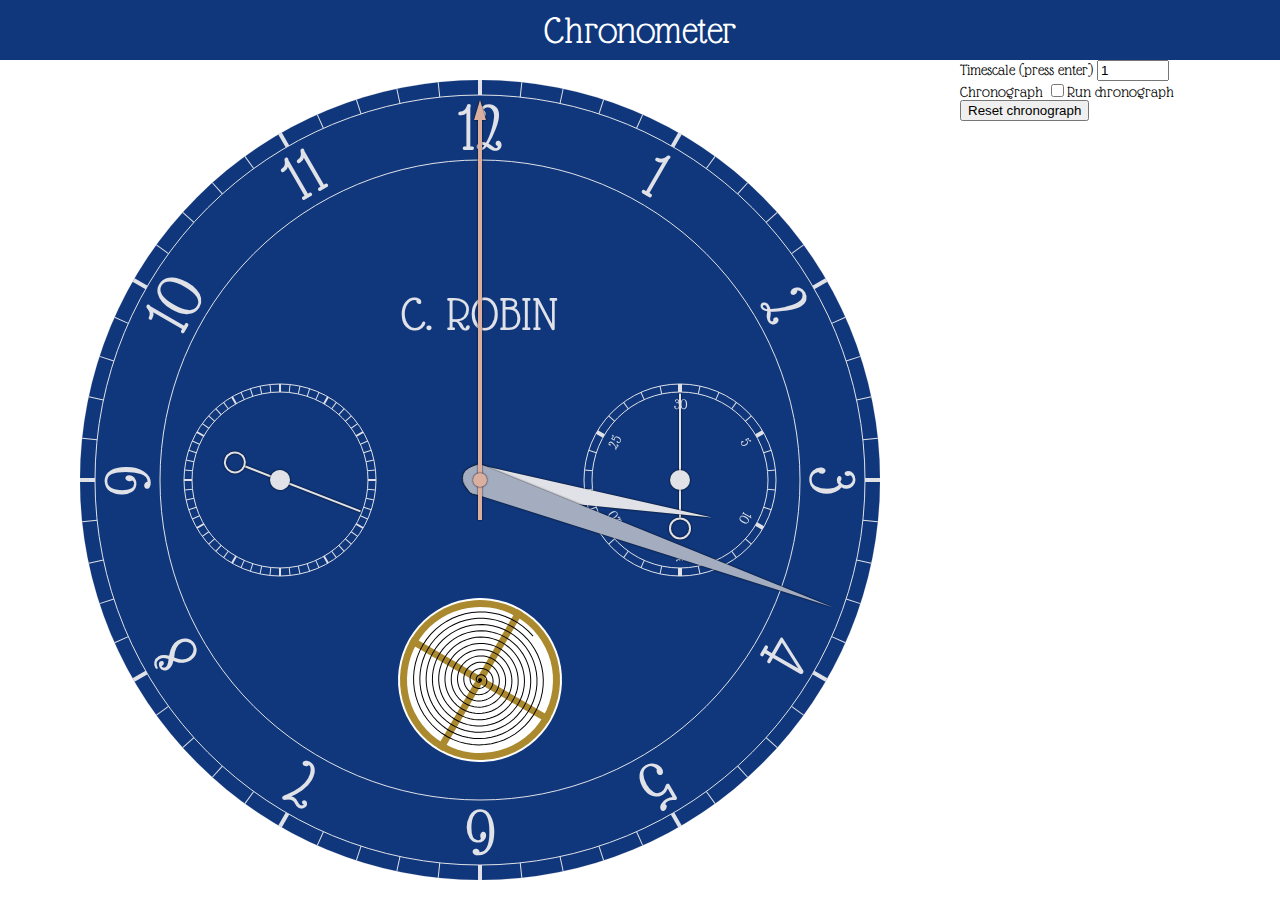
<file: corentinrobin.com/chronometer/index.html>
<!-- Auteur : Corentin ROBIN -->

<!DOCTYPE html>

<html>

    <head>
        <meta content="text/html" charset="utf-8">
        <title></title>

        <link rel="stylesheet" href="chronometer.css">
    </head>

    <body>

        <header>
            <span>Chronometer</span>
        </header>

        <main>
            <div>
                <canvas></canvas>
            </div>

            <div>
                <div>
                    <label>Timescale (press enter)</label>
                    <input type="number" value="1" min="1" max="1000" onchange="k = Number(this.value)">
                </div>
        
                <div>
                    <label>Chronograph</label>
                    <input type="checkbox" onchange="runChronograph = this.checked" id="runChronograph"><label for="runChronograph">Run chronograph</label>
                    <input type="button" value="Reset chronograph" onclick="resetChronograph()">
                </div>
            </div>
        </main>

        <script src="chronometer.js"></script>

    </body>

</html>
</file>
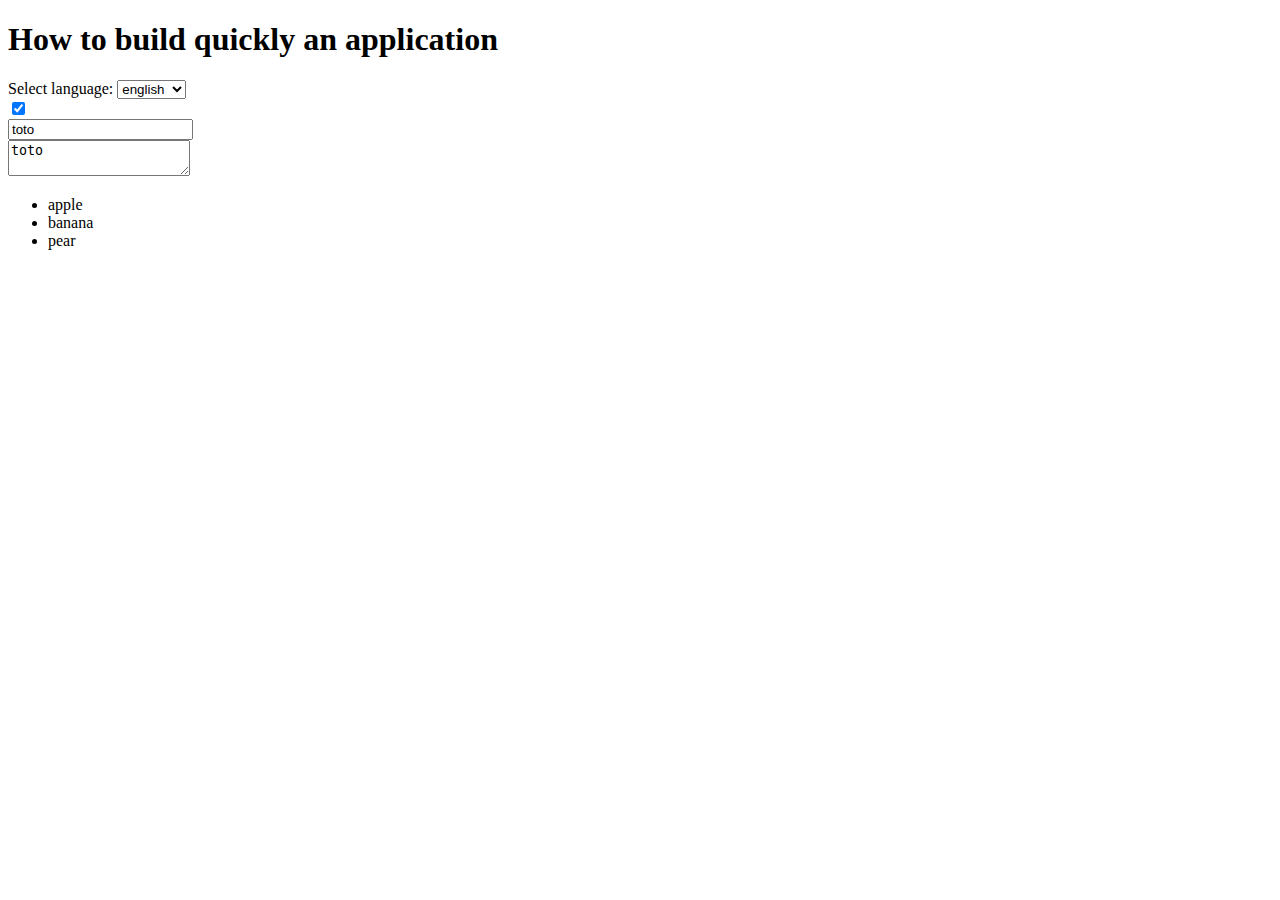
<file: corentinrobin.com/frmwrk/index.html>
<!DOCTYPE html>

<html>

<head>
    <meta content="text/html" charset="utf-8">
    <script src="frmwrk.js"></script>
</head>

<body>

    <h1 _lexicon="title"></h1>

    <div>
        <label _lexicon="language_selection"></label>
        <select onchange="_language = this.value" _variable="_language">
            <option value="french">français</option>
            <option value="spanish">español</option>
            <option value="english">english</option>
        </select>
    </div>

    <div>
        <input type="checkbox" _variable="a">
    </div>

    <div>
        <input type="text" _variable="b">
    </div>

    <div>
        <textarea _variable="b"></textarea>
    </div>

    <div _object="list1"></div>

    <script>
        var _language = "english";

        var _lexicon =
        {
            "english" :
            {
                "title" : "How to build quickly an application",
                "language_selection" : "Select language:"
            },

            "french" :
            {
                "title" : "Comment faire rapidement une application",
                "language_selection" : "Sélectionner la langue :"
            },

            "spanish" :
            {
                "title" : "Cómo hacer rápidamente una aplicación",
                "language_selection" : "Seleccione el idioma :"
            }
        }

        var a = true, b = "toto";

        var list = function(items)
        {
            this.items = items;
        }

        list.prototype.render = function()
        {
            var output = `<ul>`;

            this.items.forEach(function(item)
            {
                output += `<li>${ item }</li>`;
            });

            output += `</ul>`;

            return output;
        }

        var list1 = new list(["apple", "banana", "pear"]);
    </script>

</body>
</html>
</file>
<file: corentinrobin.com/chronometer/chronometer.css>
@font-face
{
    font-family : GlassAntiqua-Regular;
    src : url(GlassAntiqua-Regular.ttf);
}

html,body
{
    margin : 0;
    width : 100%;
    height : 100%;
}

body
{
    font-family : GlassAntiqua-Regular;
    display : flex;
    flex-direction : column;
}

header
{
    display : flex;
    align-items : center;
    justify-content: center;
    background-color : #10377c;
    color : white;
    font-size : 40px;
    height : 60px;
}

main
{
    flex : 1;
    display : flex;
}

main > div:first-child
{
    flex : 3;
    display : flex;
    align-items : center;
    justify-content: center;
}

main > div:last-child
{
    flex : 1;
}
</file>
